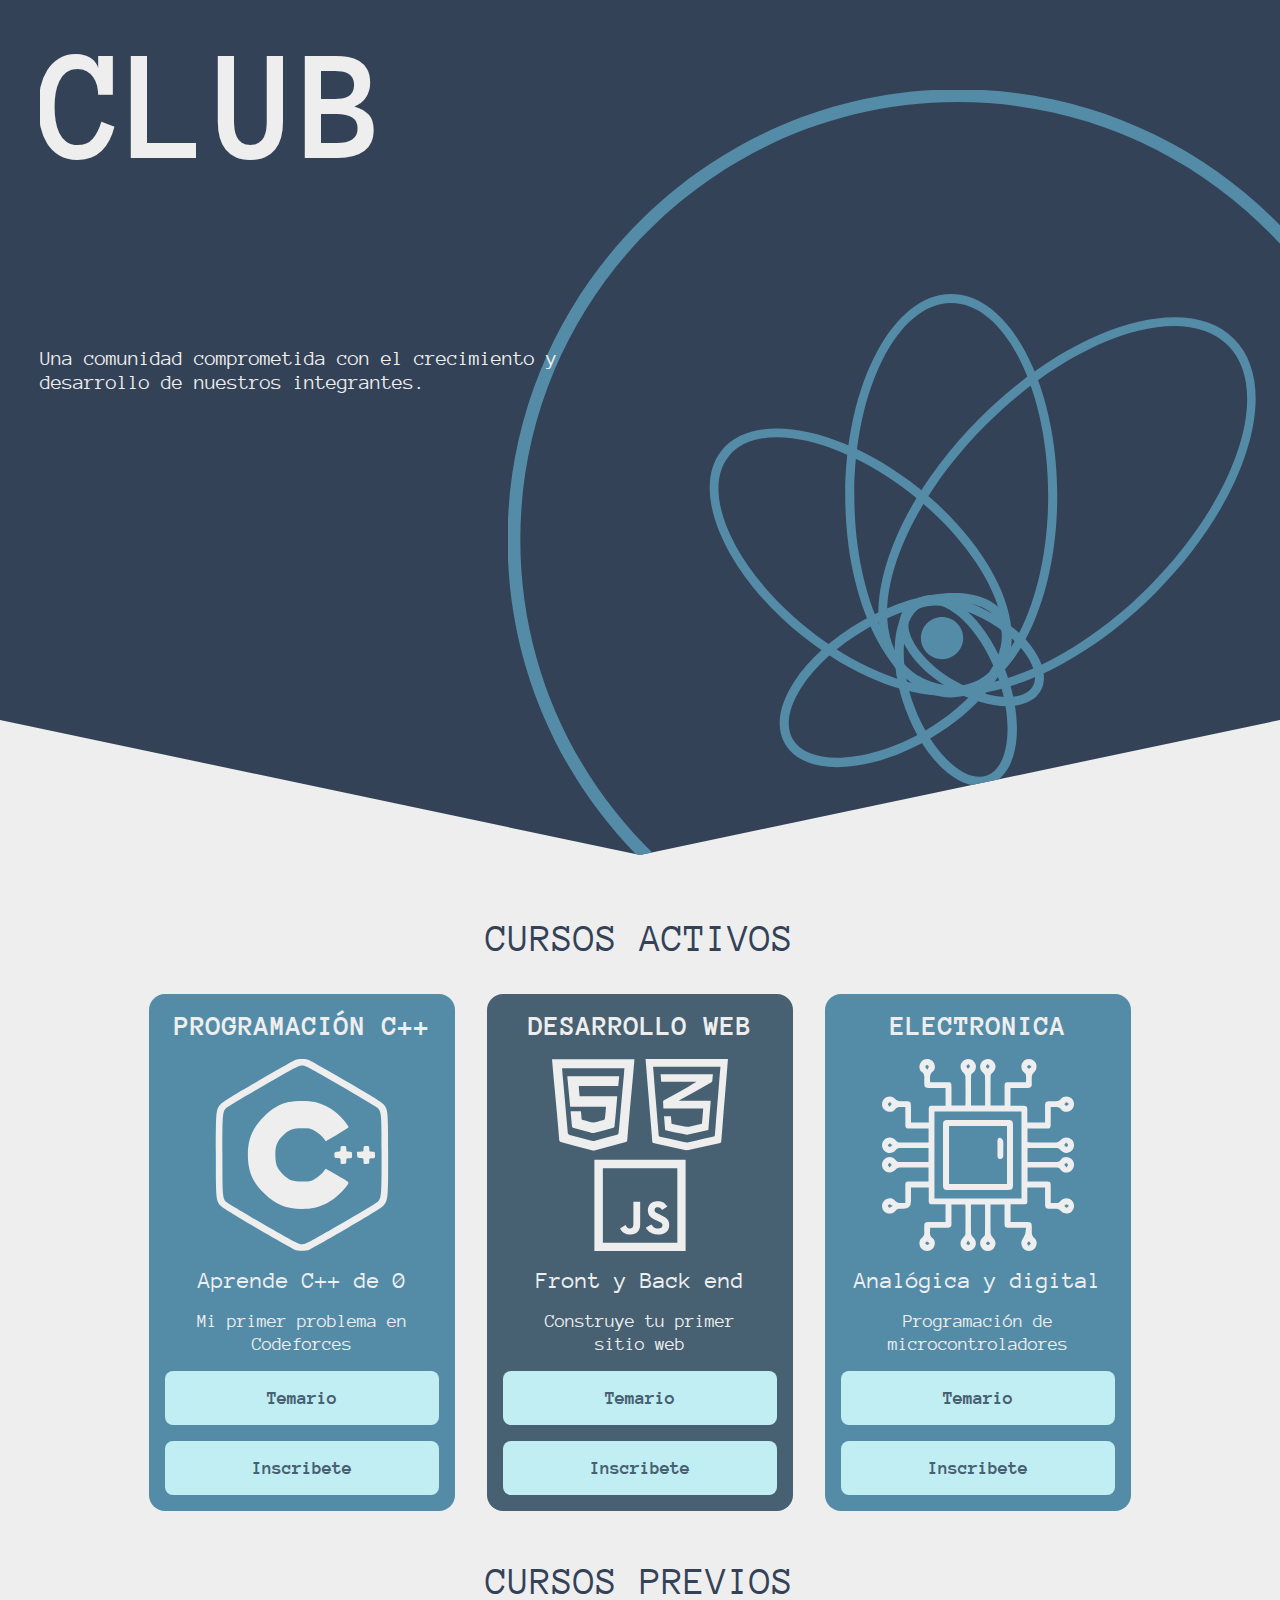
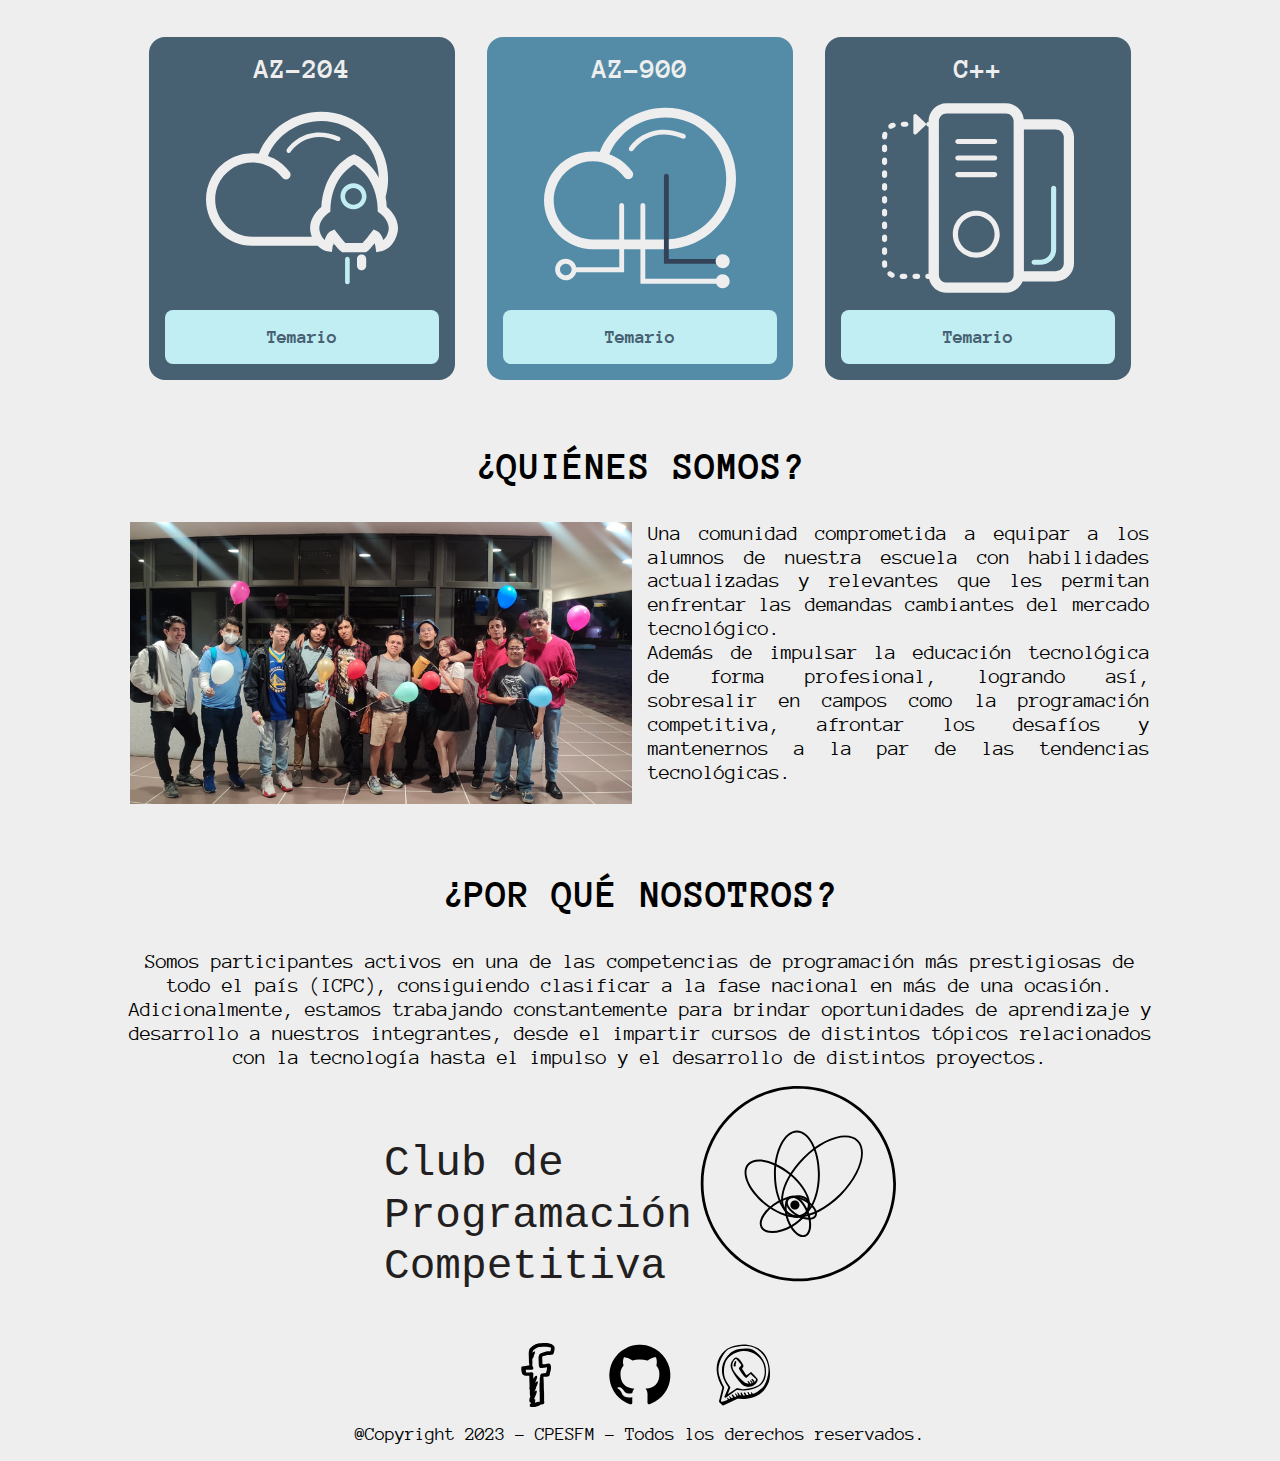
<file: index.html>
<!DOCTYPE html>
<html lang="en">
<head>
    
    <meta charset="UTF-8">
    <meta http-equiv="X-UA-Compatible" content="IE=edge">
    <meta name="viewport" content="width=device-width, initial-scale=1.0">

    
    <title>ESFM CPC</title>
    <link rel="icon" type="image/x-icon" href="./static/logo-black.svg">
    
    <link rel="stylesheet" href="./css/estilos.css">
    <link rel="stylesheet" href="./css/normalize.css">

</head>
<body>

    <section class="heroContainer">
        <div class="heroTextContainer">
            <h1 class="title">Club</h1>
            <h2 class="subtitle first">Programación</h2>
            <h2 class="subtitle second">Competitiva</h2>
            <p class="text">
                Una comunidad comprometida con el crecimiento y desarrollo de nuestros integrantes.
            </p>
            <!-- <div class="SwrapCta">
                <a href="/" class="SctaA">Unete</a>
            </div> -->
            </div>
        </div>

        <figure class="logo">
            <img src="static/logo-hero.svg" alt="CPESFM">
        </figure>

    </section>

<!--    <section class="logosSection">
        <div class="wrapPhotos">
            <div class="itemPhotos">
                <img src="./static/JAGURA.jpg" alt="JAGURA" class="perfil">
            </div>
            <div class="itemPhotos">
                <img src="./static/Diego.jpg" alt="DIEGOGO" class="perfil">
            </div>
            <div class="itemPhotos">
                <img src="./static/logoPrueba.jpeg" alt="Luisin" class="perfil">
            </div>
        </div>
        <div class="wrapPhotos">
            <div class="itemPhotos">
                <img src="./static/Leo.jpg" alt="Leonardo" class="perfil">
            </div>    
            <div class="itemPhotos">
                    <img src="./static/Nacho.png" alt="Nacho libre" class="perfil">
                </div>
        </div>
    </section> -->

    <section class="activeCourses">

        <h2 class="title">Cursos activos</h2>

        <article class="courseCard">
            <h3 class="title">Programación C++</h3>
            <figure class="icon">
                <img src="static/cursoC.svg" alt="C++">
            </figure>
            <h4 class="subtitle">Aprende C++ de 0</h4>
            <p class="description">Mi primer problema en Codeforces</p>
            <a href="https://www.overleaf.com/read/qdhtmvchrhgf" class="button summary">Temario</a>
            <a href="https://forms.gle/aCRbhAWnVjjUM21F6" class="button enroll">Inscribete</a>
        </article>

        <article class="courseCard">
            <h3 class="title">Desarrollo Web</h3>
            <figure class="icon">
                <img src="/static/webCourse.svg" alt="C++">
            </figure>
            <h4 class="subtitle">Front y Back end</h4>
            <p class="description">Construye tu primer sitio web</p>
            <a href="https://www.overleaf.com/read/vpqmbntzpvmg" class="button summary">Temario</a>
            <a href="https://forms.gle/zrDE3feqpKWJEKLq7" class="button enroll">Inscribete</a>
        </article>

        <article class="courseCard">
            <h3 class="title">Electronica</h3>
            <figure class="icon">
                <img src="static/electronics.svg" alt="C++">
            </figure>
            <h4 class="subtitle">Analógica y digital</h4>
            <p class="description">Programación de microcontroladores</p>
            <a href="https://www.overleaf.com/read/vftyrqbptrbz" class="button summary">Temario</a>
            <a href="https://forms.gle/ghijuX84YR9DAgx68" class="button enroll">Inscribete</a>
        </article>
    </section>
    
    <section class="pastCourses">

        <h2 class="title">Cursos Previos</h2>

        <article class="courseCard">
            <h3 class="title">AZ-204</h3>
            <figure class="icon">
                <img src="static/az204.svg" alt="C++">
            </figure>
            <a href="https://www.overleaf.com/read/fsrhfmtqtqhw" class="button summary">Temario</a>
        </article>

        <article class="courseCard">
            <h3 class="title">AZ-900</h3>
            <figure class="icon">
                <img src="/static/az900.svg" alt="C++">
            </figure>
            <a href="https://www.overleaf.com/read/ppqznrkwmxfc" class="button summary">Temario</a>
        </article>

        <article class="courseCard">
            <h3 class="title">C++</h3>
            <figure class="icon">
                <img src="static/cursoC2.svg" alt="C++">
            </figure>
            <a href="https://www.overleaf.com/read/djhwbgtbjpmk" class="button summary">Temario</a>
        </article>
    </section>

    <section class="aboutUs">
        <h2 class="title">¿Quiénes somos?</h2>
        <figure class="aboutUsImg">
            <img src="./static/who.jpg" alt="ICPC">
        </figure>
        <div class="textContainer">
            <p class="text">Una comunidad comprometida a equipar a los alumnos de nuestra escuela con habilidades actualizadas y relevantes que les permitan enfrentar las demandas cambiantes del mercado tecnológico.</p>
            <p class="text">Además de impulsar la educación tecnológica de forma profesional, logrando así, sobresalir en campos como la programación competitiva, afrontar los desafíos y mantenernos a la par de las tendencias tecnológicas.</p>
        </div>
    </section>
    <section class="aboutUs">
        <h2 class="title">¿Por qué nosotros?</h2>
        <figure class="aboutUsImg">
            <img src="./static/club2.svg" alt="ICPC">
        </figure>
        <div class="textContainer">
            <p class="text">Somos participantes activos en una de las competencias de programación más prestigiosas de todo el país (ICPC), consiguiendo clasificar a la fase nacional en más de una ocasión.</p>
            <p class="text">Adicionalmente, estamos trabajando constantemente para brindar oportunidades de aprendizaje y desarrollo a nuestros integrantes, desde el impartir cursos de distintos tópicos relacionados con la tecnología hasta el impulso y el desarrollo de distintos proyectos.</p>
        </div>
    </section>

    <footer class="footer">
            <div class="social">
                <a href="https://www.facebook.com/algoritmiaesfm">
                    <img src="./static/fb.svg" alt="Facebook">
                </a>
                <a href="https://github.com/cpesfm">
                    <img src="./static/git.svg" alt="GitHub">
                </a>
                <a href="https://chat.whatsapp.com/L5Bcvr9Vy0R6NApuN1UPY2">
                    <img src="./static/whats.svg" alt="WhatsApp">
                </a>
            </div>

            <p class="copyright">@Copyright 2023 - CPESFM - Todos los derechos reservados. </p>

    </footer>



</body>
</html>
</file>
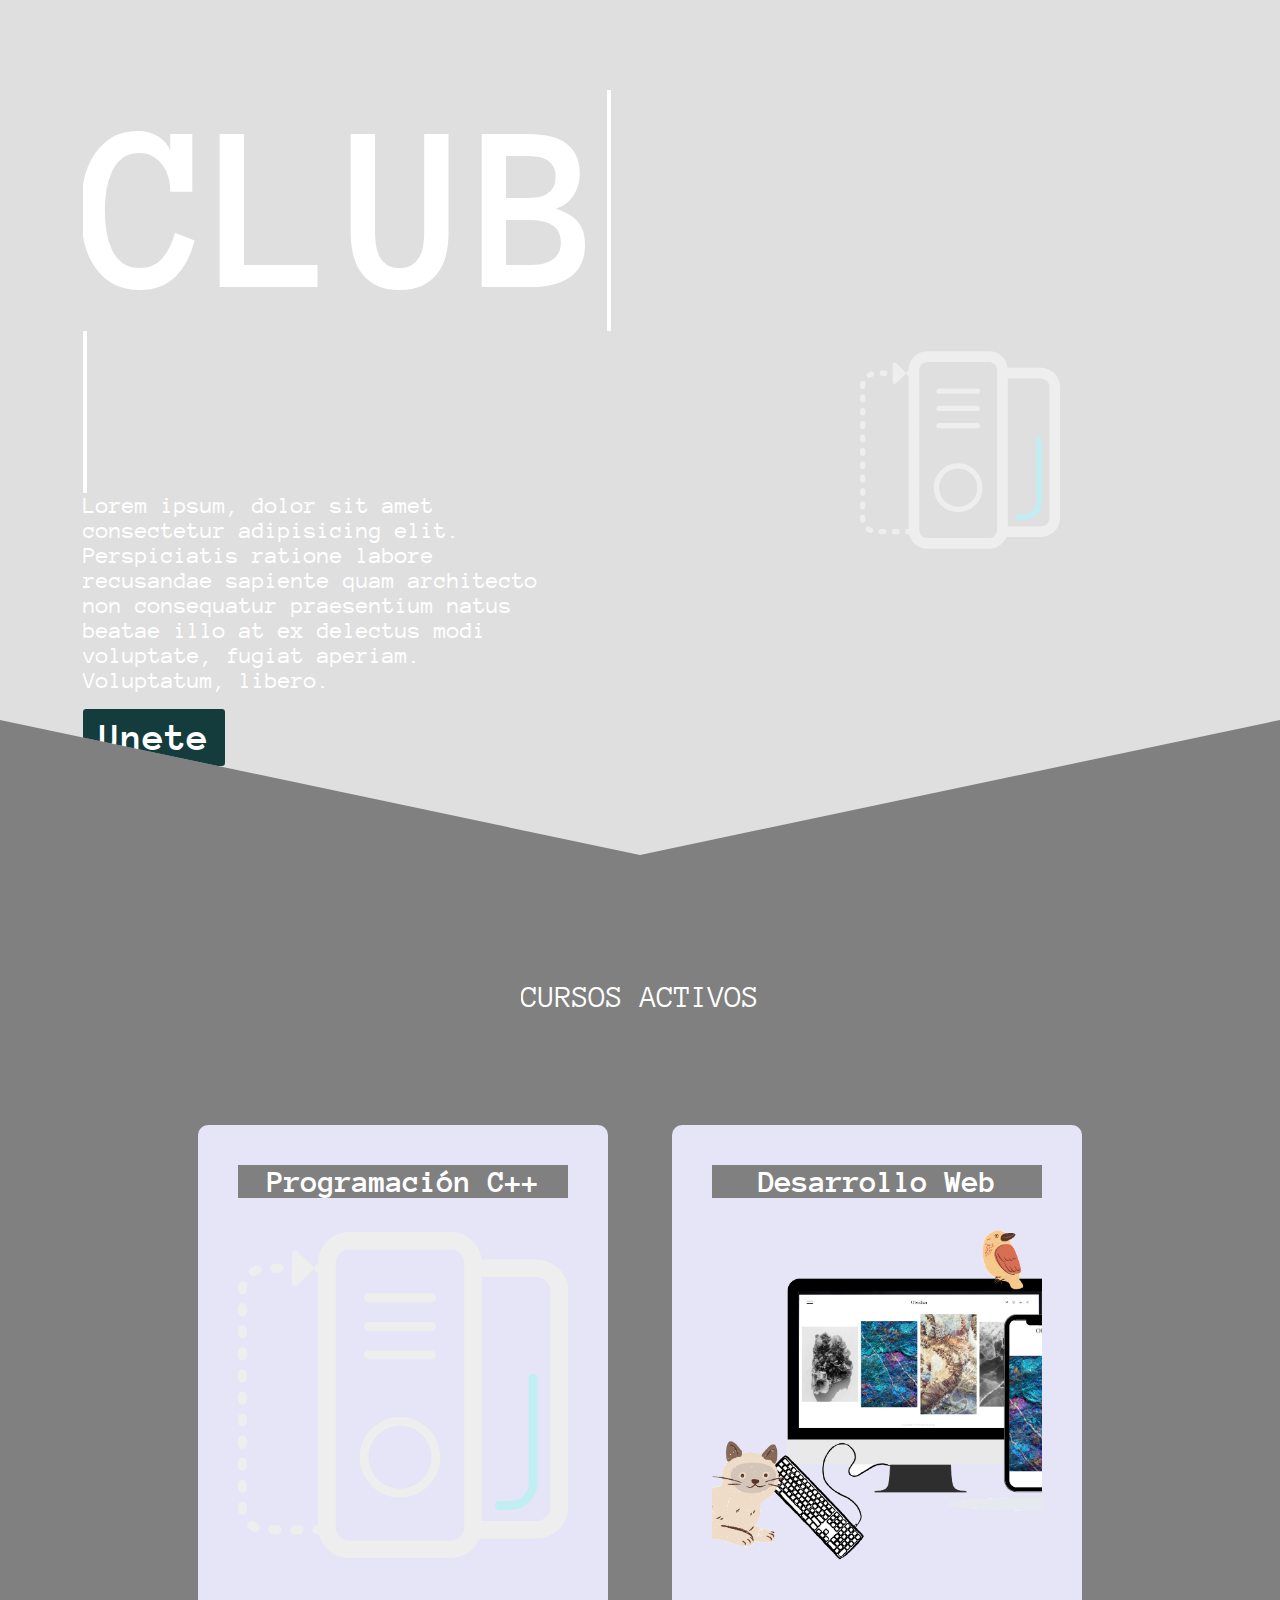
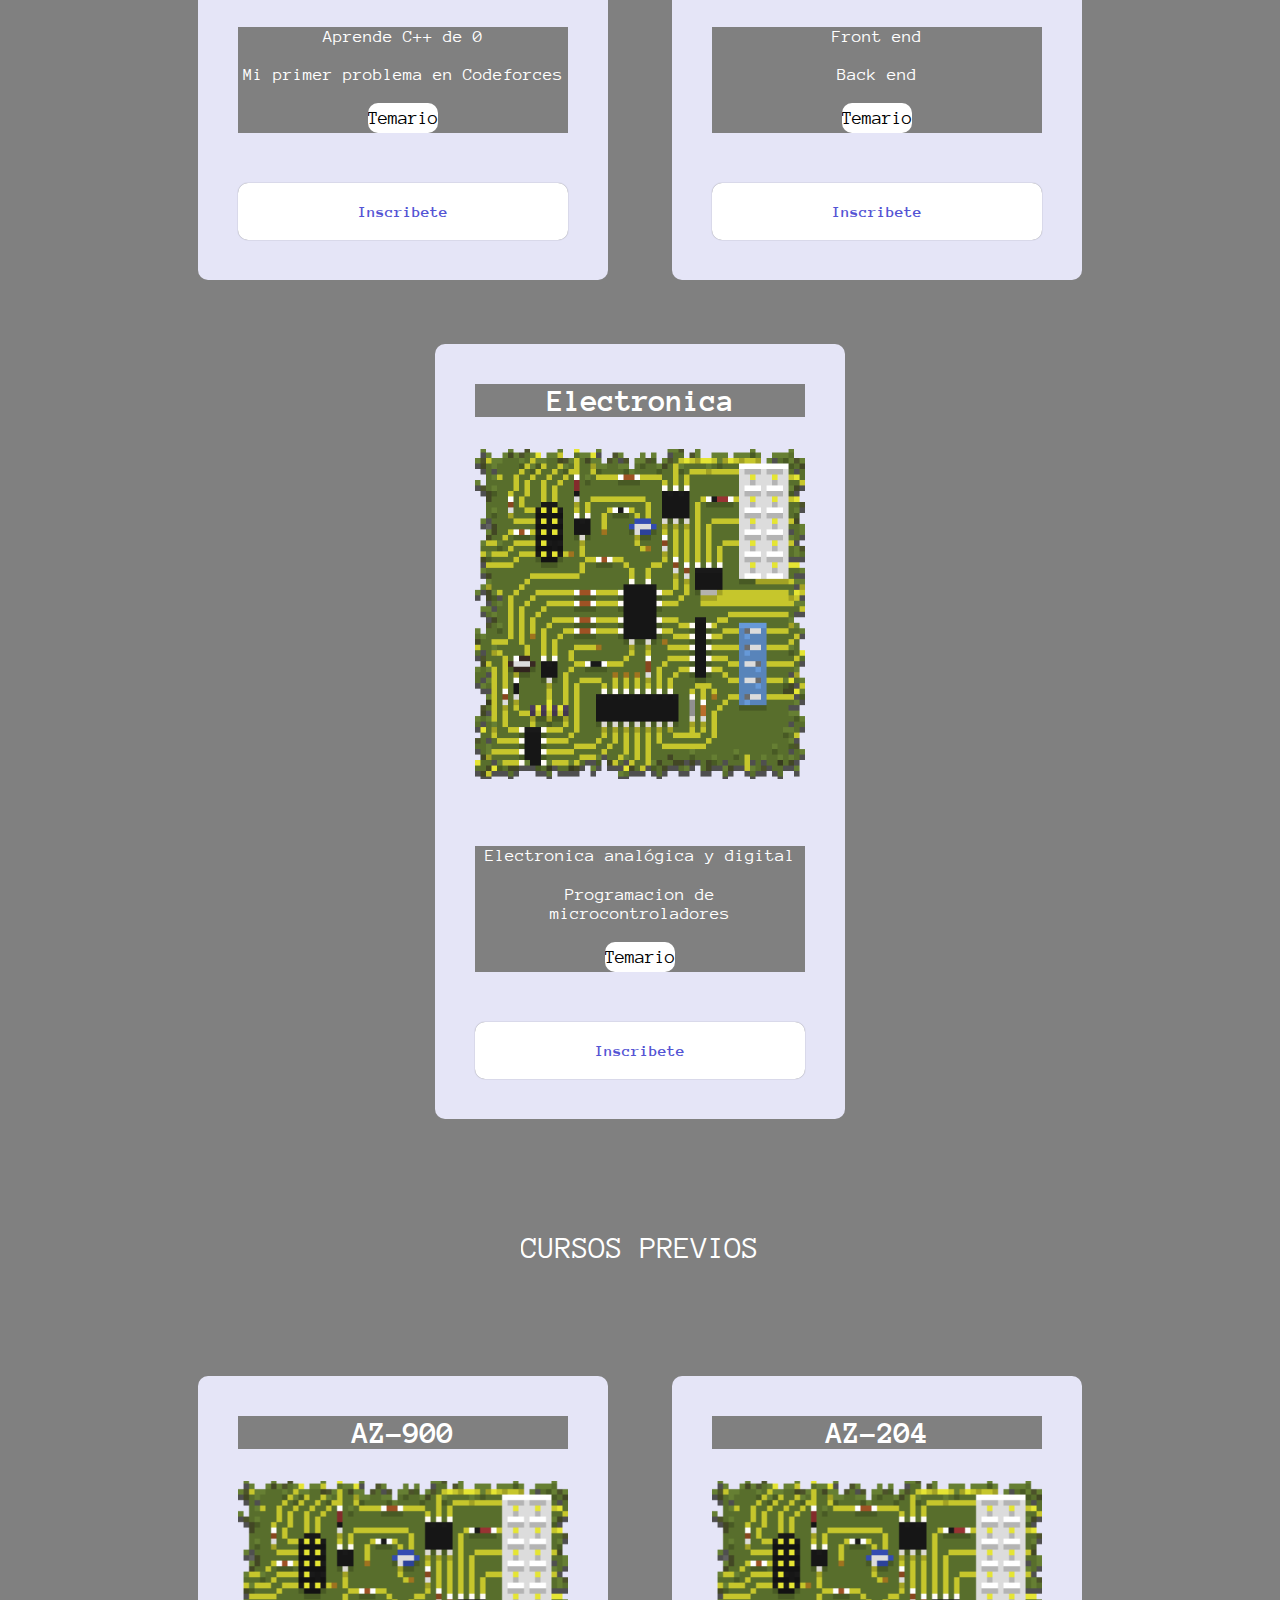
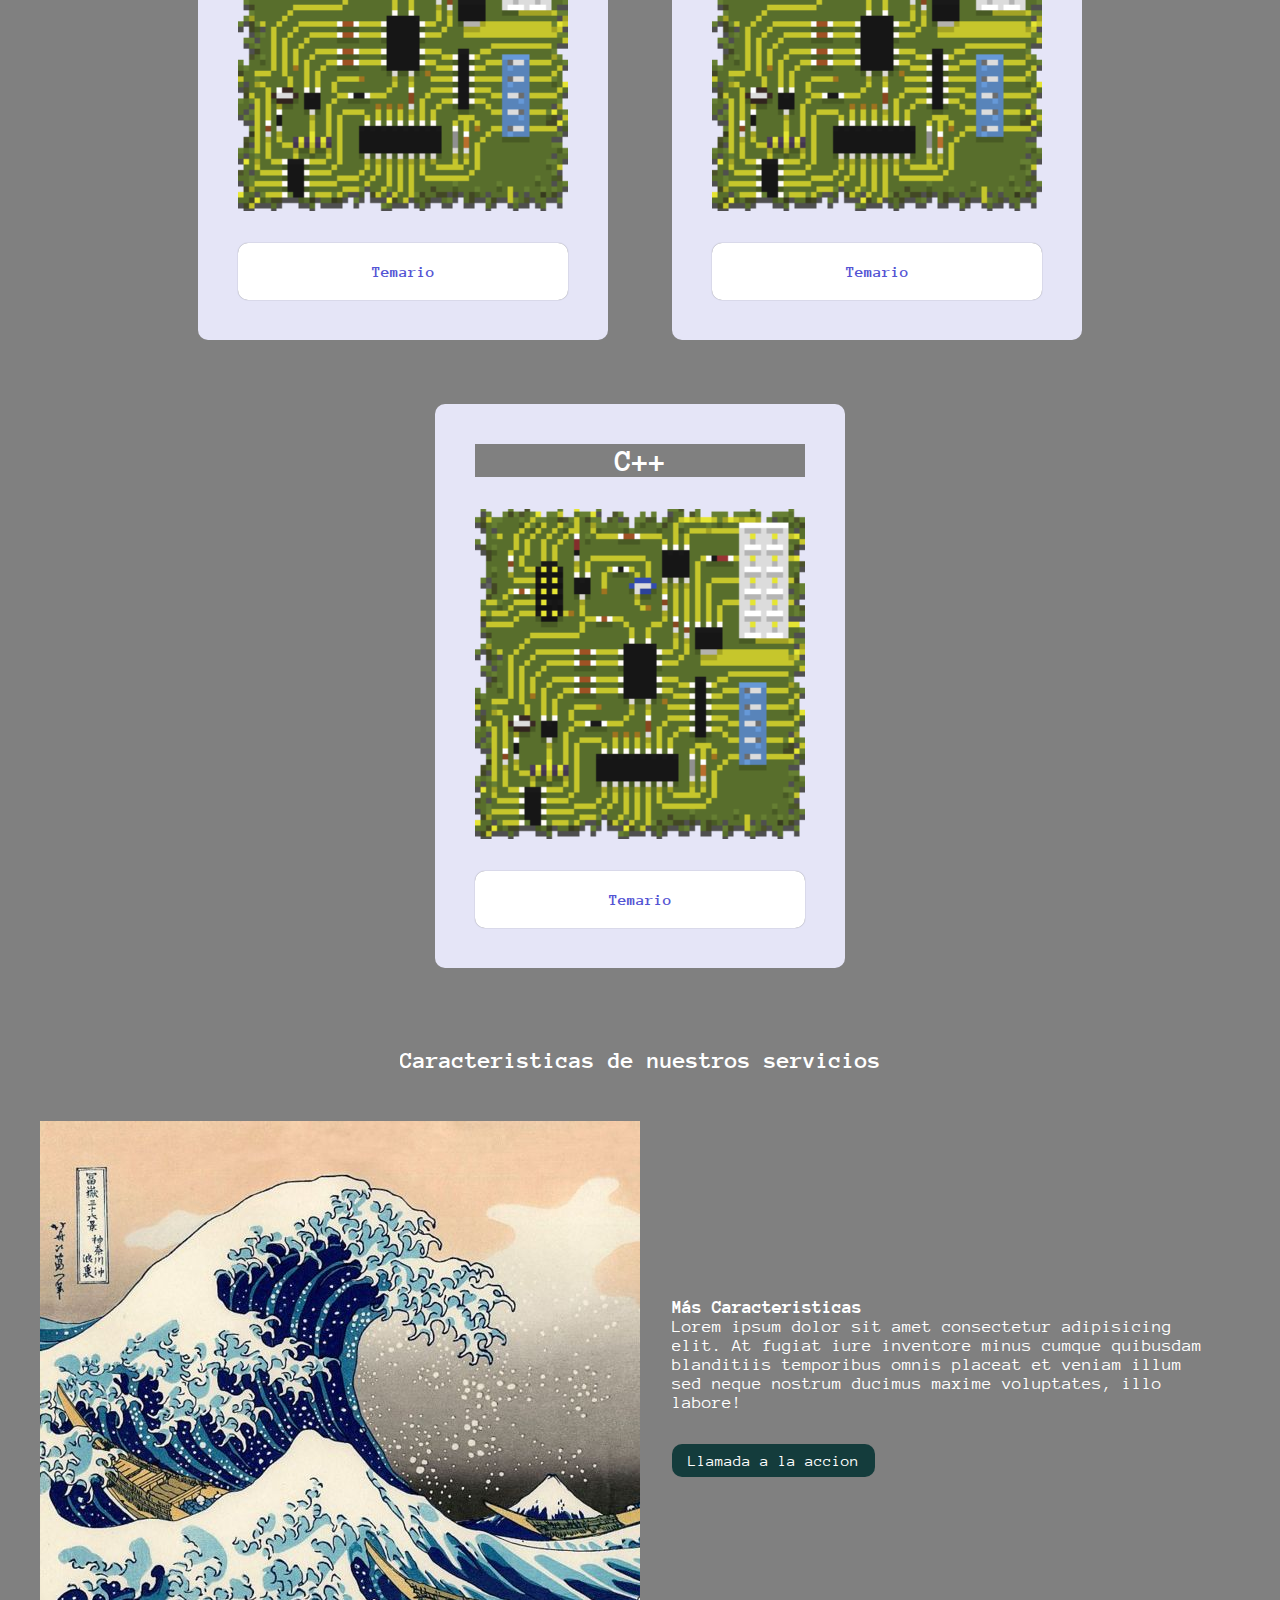
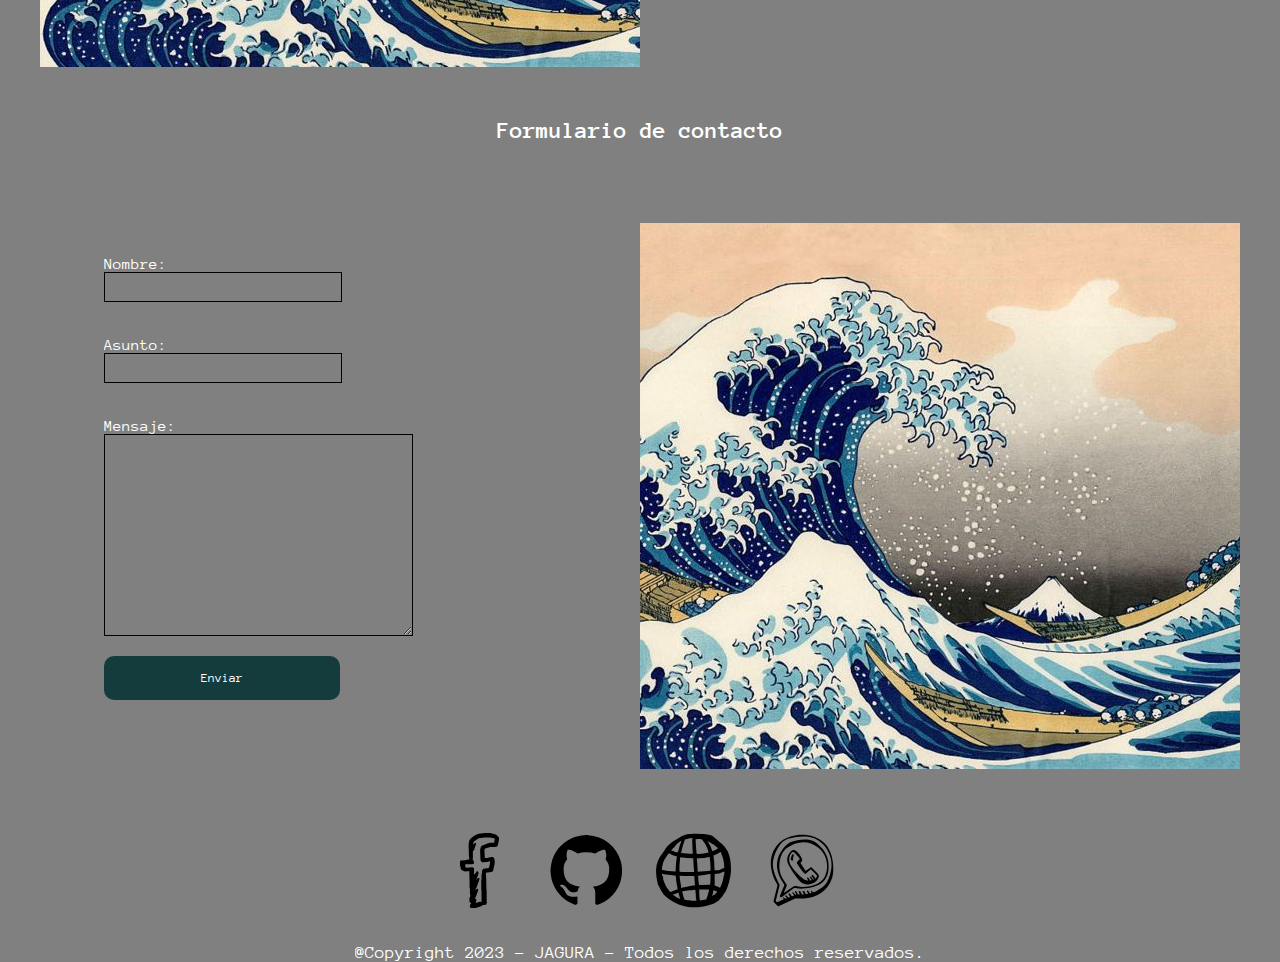
<file: Sindex.html>
<!DOCTYPE html>
<html lang="en">
<head>
    
    <meta charset="UTF-8">
    <meta http-equiv="X-UA-Compatible" content="IE=edge">
    <meta name="viewport" content="width=device-width, initial-scale=1.0">

    
    <title>ESFM CPC</title>
    
    <link rel="stylesheet" href="./css/stilos.css">

</head>
<body>

    <section class="heroColumn">

        <div class="SwrapHero">
            <h1 class="Stittle">CLUB</h1>
            <h2 class="Ssubtittle first">PROGRAMACIÓN</h2>
            <h2 class="Ssubtittle second">COMPETITIVA</h2>
            <div class="SwrapP">
                <p class="Sparagraph">
                    Lorem ipsum, dolor sit amet consectetur adipisicing elit. Perspiciatis ratione labore recusandae sapiente quam architecto non consequatur praesentium natus beatae illo at ex delectus modi voluptate, fugiat aperiam. Voluptatum, libero.
                </p>
                <div class="SwrapCta">
                    <a href="/" class="SctaA">Unete</a>
                </div>
            </div>
        </div>

        <div class="SheroSection"></div>

    </section>

<!--    <section class="logosSection">
        <div class="wrapPhotos">
            <div class="itemPhotos">
                <img src="./static/JAGURA.jpg" alt="JAGURA" class="perfil">
            </div>
            <div class="itemPhotos">
                <img src="./static/Diego.jpg" alt="DIEGOGO" class="perfil">
            </div>
            <div class="itemPhotos">
                <img src="./static/logoPrueba.jpeg" alt="Luisin" class="perfil">
            </div>
        </div>
        <div class="wrapPhotos">
            <div class="itemPhotos">
                <img src="./static/Leo.jpg" alt="Leonardo" class="perfil">
            </div>    
            <div class="itemPhotos">
                    <img src="./static/Nacho.png" alt="Nacho libre" class="perfil">
                </div>
        </div>
    </section> -->

    <section class="section serviciosSection">

        <div class="wrapTittle">
            <h2 class="subtittle">CURSOS ACTIVOS</h2>
        </div>

        <div class="wrapServicios">

            <div class="itemServicios">
                <div class="price__element">

                    <h1 class="price__features">Programación C++</h1>

                    <div class="itemCursos">
                        <img src="./static/c++2.svg" alt="Leonardo" class="cursos">
                    </div>

                    <div class="price__items">
                        <p class="price__features">Aprende C++ de 0</p>
                        <p class="price__features">Mi primer problema en Codeforces</p>
                        <a href="#" class="btn">Temario</a>
                    </div>
                    <a href="#" class="price__cta">Inscribete</a>
                
                </div>
            </div>
            
            <div class="itemServicios">
                <div class="price__element">

                    <h1 class="price__features">Desarrollo Web</h1>

                    <div class="itemCursos">
                        <img src="./static/web.png" alt="Leonardo" class="cursos">
                    </div>

                    <div class="price__items">
                        <p class="price__features">Front end</p>
                        <p class="price__features">Back end</p>
                        <a href="#" class="btn">Temario</a>
                    </div>
                    <a href="#" class="price__cta">Inscribete</a>
                
                </div>
            </div>
            
            <div class="itemServicios">
                <div class="price__element">

                    <h1 class="price__features" >Electronica</h1>
                    
                    <div class="itemCursos">
                        <img src="./static/circuito_full.png" alt="Leonardo" class="cursos">
                    </div>

                    <div class="price__items">
                        <p class="price__features">Electronica analógica y digital</p>
                        <p class="price__features">Programacion de microcontroladores</p>
                        <a href="#" class="btn">Temario</a> 
                    </div>
                    <a href="#" class="price__cta">Inscribete</a>
                
                </div>
            </div>
        
        </div>

    </section>

    <section class="section serviciosSection">

        <div class="wrapTittle">
            <h2 class="subtittle">CURSOS PREVIOS</h2>
        </div>

        <div class="wrapServicios">

            <div class="itemServicios">
                <div class="price__element">

                    <h1 class="price__features">AZ-900</h1>

                    <div class="itemCursos">
                        <img src="./static/circuito_mini.png" alt="Leonardo" class="cursos">
                    </div>
                    <a href="#" class="price__cta">Temario</a>
                </div>
            </div>
            
            <div class="itemServicios">
                <div class="price__element">

                    <h1 class="price__features">AZ-204</h1>
                    
                    <div class="itemCursos">
                        <img src="./static/circuito_mini.png" alt="Leonardo" class="cursos">
                    </div>
                    <a href="#" class="price__cta">Temario</a>
                </div>
            </div>
            
            <div class="itemServicios">
                <div class="price__element">

                    <h1 class="price__features">C++</h1>

                    <div class="itemCursos">
                        <img src="./static/circuito_mini.png" alt="Leonardo" class="cursos">
                    </div>
                    <a href="#" class="price__cta">Temario</a>
                </div>
            </div>
        
        </div>

    </section>

    <div class="wrapTittle">
        <h2 class="subtitittle">Caracteristicas de nuestros servicios</h2>
    </div>

    <section class="columnasSection">

        <div class="wrapColumna">
            <div class="wrapIMg">
                <img src="./static/olaKanagawa.jpg" alt="Imagen">    
            </div>
        </div>

        <div class="wrapImg">
            
            <div class="wrapText">
                
                <h3 class="Tituloh3">
                    Más Caracteristicas
                </h3>
                <p>Lorem ipsum dolor sit amet consectetur adipisicing elit. At fugiat iure inventore minus cumque quibusdam blanditiis temporibus omnis placeat et veniam illum sed neque nostrum ducimus maxime voluptates, illo labore!</p>
                
                <div class="wrapCta">
                    <a href="/" class="ctaA">Llamada a la accion</a>
                </div>
            
            </div>

            

        </div>

    </section>

    <div class="wrapTittle">
        <h2>Formulario de contacto</h2>
    </div>

    <section class="columnasSection form">

        <div class="wrapColumn">
            <div class="itemServicios">
                <div class="itemServicios">
                        <form action="procesar_formulario.php" method="post" class="form">
                        <label for="nombre">Nombre:</label>
                        <input type="text" name="nombre" id="nombre" required="">
                        <br><br>

                        <label for="asunto">Asunto:</label>
                        <input type="text" name="asunto" id="asunto" required="">
                        <br><br>

                        <label for="mensaje">Mensaje:</label>
                        <br>
                        <textarea name="mensaje" id="mensaje" cols="40" rows="4" required=""></textarea>
                        <br><br>

                        <input type="submit" value="Enviar" class="ctaA">
                        </form>
                </div>
            </div>
        </div>

        <div class="wrapImg">
            <img src="./static/olaKanagawa.jpg" alt="">
        </div>

    </section>

    <footer class="footerSection">
        <div class="wrapFooter">
            <div class="wrapSocial">
                <ul>

                    <li>
                        <a href="https://www.facebook.com/algoritmiaesfm">
                            <img src="./static/fb.svg" alt="" class="socialLogo">
                        </a>
                    </li>
                    <title>Proyectos</title>
                    <li>
                        <a href="https://github.com/cpesfm">
                            <img src="./static/git.svg" alt="" class="socialLogo">
                        </a>
                    </li>

                    <li>
                        <a href="">
                            <img src="./static/web.svg" alt="" class="socialLogo">
                        </a>
                    </li>

                    <li>
                        <a href="">
                            <img src="./static/whats.svg" alt="" class="socialLogo">
                        </a>
                    </li>

                </ul>

            </div>
        </div>

        <div class="menuFooter">
            <div class="footerCreds">
                <p>@Copyright 2023 - JAGURA - Todos los derechos reservados. </p>
            </div>
        </div>

    </footer>



</body>
</html>
</file>
<file: css/estilos.css>
/*
PALETA DE COLORES
#334257
#476072
#548CA8
#EEEEEE
*/

@import url('https://fonts.googleapis.com/css2?family=Anonymous+Pro:wght@400;700&family=Inter:wght@400;500;600&family=Poppins:ital,wght@0,300;0,600;0,700;1,400&display=swap');

:root {
    --borderR: 0.2rem;
}

html::-webkit-scrollbar {
    width: 15px;
}

html::-webkit-scrollbar-thumb {
    background: rgb(204, 204, 204);
}

html::-webkit-scrollbar-track {
    border-radius: 3px;
}

html {
    background-color: #EEEEEE;
}


/*  Hero  */

.heroContainer {
    padding: 1rem;
    padding-bottom: 15%;
    box-sizing: border-box;
    overflow: hidden;
    display: grid;
    grid-template-columns: 1fr;
    grid-template-rows: 1fr 1fr;
    height: fit-content;
    margin: 0 auto;
    clip-path: polygon(0 0, 100% 0, 100% 80%, 50% 95%, 0 80%);
    background-color: #334257;
    justify-items: center;
    width: 100vw;
    position: relative;
    height: 100vh;
}

.heroTextContainer {
    background: transparent;
    position: relative;
    width: 100%;
    color: #EEEEEE;
    height: fit-content;
    padding: 0rem 1.5rem;
}

.heroTextContainer .title {
    display: block;
    overflow: hidden;
    font-size: 6rem;
    text-transform: uppercase;
    background-color: transparent;
    border-right:4px solid transparent;
    white-space: nowrap;
    width: calc(4ch + 2px);
    animation: typing 1s steps(4), blink .5s 2 forwards step-end;
}

.heroTextContainer .subtitle {
    text-transform: uppercase;
    font-size: 2rem;
    width: 0ch;
    background-color: transparent;
    border-right:4px solid transparent;
    overflow: hidden;
}

.heroTextContainer .subtitle.first {
    animation: typing-first 1s 1s steps(12) forwards, blink .5s 1s 2 forwards step-end;
}

.heroTextContainer .subtitle.second {
    animation: typing-second 1s 2s steps(11) forwards, blink .5s 2s infinite step-end alternate;
}

.heroTextContainer .text {
    background: transparent;
    position: relative;
    width: 100%;
    color: #EEEEEE;
    height: fit-content;
}

.heroContainer .logo {
    width: auto;
    height: 100%;
    margin-top: .5rem;
    position: absolute;
    z-index: -1;
    bottom: -10%;
    right: -10%;
}

.heroContainer .logo img {
    height: 100%;
    width: 100%;
}


/*  COURSES  */

.pastCourses, .activeCourses {
    padding: 1rem 10% 2rem 10%;
    display: flex;
    flex-wrap: wrap;
    justify-content: center;
    align-items: center;
    width: 100vw;
    overflow: hidden;
    box-sizing: border-box;
    gap: 2rem;
}

.pastCourses > .title, .activeCourses > .title {
    font-family: 'Anonymous Pro',Tahoma, Geneva, Verdana, sans-serif;
    font-weight: 500;
    color: #334257;
    font-size: 1.5rem;
    text-transform: uppercase;
    width: 100%;
    text-align: center;
}

.courseCard {
    display: flex;
    flex-direction: column;
    justify-content: center;
    align-items: center;
    background-color: #548CA8;
    padding: 1rem;
    box-sizing: border-box;
    width: 100%;
    border-radius: 1rem;
    color: #EEEEEE;
    gap: 1rem;
}

.activeCourses .courseCard:nth-of-type(2n) {
    background-color: #476072;
}

.pastCourses .courseCard:nth-of-type(2n-1) {
    background-color: #476072;
}

.courseCard .title {
    text-align: center;
    font-size: 1.3rem;
    text-transform: uppercase;

}

.courseCard .icon {
    width: 70%;
    display: flex;
}

.courseCard .icon img {
    width: 100%;
    height: 100%;
}

.courseCard .subtitle {
    text-align: center;
    font-weight: 300;
    font-size: 1.2rem;
}

.courseCard .description {
    text-align: center;
    font-size: 1rem;
    width: 80%;
}

.courseCard .button {
    color: #476072;
    background-color: #C0EEF2;
    padding: 1rem;
    border-radius: .5rem;
    width: 100%;
    box-sizing: border-box;
    text-align: center;
    font-weight: 700;
}

.courseCard .button:hover {
    color: #334257;
}

/*  ABOUT US  */

.aboutUs {
    width: 100vw;
    overflow: hidden;
    display: flex;
    flex-direction: column;
    justify-content: center;
    align-items: center;
    padding: 1rem;
    box-sizing: border-box;
    gap: 1rem;
    position: relative;
}

.aboutUs > .title {
    font-size: 1.5rem;
    text-transform: uppercase;
}

.aboutUs .aboutUsImg {
    width: 100%;
    order: 3;
    position: relative;
}

.aboutUs .aboutUsImg img {
    width: 100%;
    height: auto;
}

.aboutUs .textContainer {
    display: flex;
    flex-direction: column;
    justify-content: center;
    align-items: center;
}

.aboutUs .textContainer .text {
    text-align: center;
}

/*  FOOTER  */
.footer {
    width: 100vw;
    box-sizing: border-box;
    padding: 0 10% 1rem;
    display: flex;
    flex-direction: column;
    justify-content: center;
    align-items: center;
    gap: 1rem;
}

.footer .social {
    display: grid;
    width: 70%;
    grid-template-columns: repeat(3, 1fr);
    justify-items: center;
    align-items: center;
}

.footer .social a {
    height: 3rem;
}

.footer .social a img{
    height: inherit;
}

.footer .copyright {
    text-align: center;
}

@media screen and (min-width: 500px) {
    /*  HERO  */

    .heroContainer {
        grid-template-columns: 1fr 1fr;
        grid-template-rows: 1fr;
    }

    /*  ABOUT US  */

    .aboutUs {
        padding: 2rem;
    }
}

@media screen and (min-width: 600px) {
    /*  HERO  */

    .heroContainer {
        grid-template-columns: 1fr 1fr;
        grid-template-rows: 1fr;
    }

    .heroTextContainer .title {
        font-size: 7rem;
    }

    .heroTextContainer .subtitle {
        font-size: 2.5rem;
    }

    .heroTextContainer .text {
        font-size: 1.1rem;
    }

    /*  FOOTER  */

    .footer .social {
        width: 50%;
    }
}

@media screen and (min-width: 768px) {
    /*  HERO  */

    .heroTextContainer .title {
        font-size: 8rem;
    }

    .heroTextContainer .subtitle {
        font-size: 3rem;
    }

    .heroTextContainer .text {
        font-size: 1.3rem;
    }
    
    /*  COURSES  */
    
    .pastCourses > .title, .activeCourses > .title, .aboutUs > .title {
        font-size: 2rem;
    }

    .courseCard {
        width: calc(50% - 1rem);
    }

    .courseCard .title {
        font-size: 1.5rem;
        height: fil-available;
    }

    /*  ABOUT US  */

    .aboutUs {
        padding-left: 10%;
        padding-right: 10%;
    }
}

@media screen and (min-width: 1024px) {
    /*  HERO  */

    .heroTextContainer .title {
        font-size: 8rem;
    }
    
    .heroTextContainer .subtitle {
        font-size: 4rem;
    }
    
    .heroTextContainer .text {
        font-size: 1.3rem;
    }

    /*  COURSES  */

    .activeCourses, .pastCourses {
        padding-left: 15%;
        padding-right: 15%;
    }

    /*  ABOUT US  */
    
    .aboutUs{
        padding-left: 5%;
        padding-right: 5%;
    }
    
    .aboutUs:nth-of-type(4) {
        flex-direction: row;
        flex-wrap: wrap;
        align-items: flex-start;
    }
    
    .aboutUs > .title {
        width: 100%;
        text-align: center;
        margin-bottom: 1rem;
    }
    
    .aboutUs:nth-of-type(4) .aboutUsImg {
        width: 49%;
    }
    
    .aboutUs:nth-of-type(2n) .aboutUsImg {
        order: initial;
    }

    .aboutUs .aboutUsImg {
        width: 100%;
        height: auto;
    }

    .aboutUs:nth-of-type(5) .aboutUsImg {
        width: 50%;
        align-self: center;
    }
    
    .aboutUs:nth-of-type(4) .textContainer {
        width: 49%;
    }
    
    .aboutUs .textContainer .text {
        font-size: 1.2rem;
    }

    .aboutUs:nth-of-type(4) .textContainer .text {
        text-align: justify;
    }
    

    /*  FOOTER  */

    .footer .social {
        width: 30%;
    }

    .footer .social a {
        height: 4rem;
    }

    .footer .copyright {
        font-size: 1.2rem;
    }
}

@media screen and (min-width: 1200px) {
    /*  HERO  */
    
    .heroTextContainer .title {
        font-size: 10rem;
    }
    
    .heroTextContainer .subtitle {
        font-size: 4rem;
    }
    
    .heroTextContainer .text {
        font-size: 1.3rem;
    }
    
    /*  COURSES  */
    
    .activeCourses, .pastCourses, .aboutUs {
        padding-left: 10%;
        padding-right: 10%;
    }
    
    .courseCard {
        width: calc(33% - 2rem);
    }

    .pastCourses > .title, .activeCourses > .title, .aboutUs > .title {
        font-size: 2.5rem;
    }

    .courseCard .title {
        font-size: 1.8rem;
    }

    .courseCard .subtitle {
        font-size: 1.5rem;
    }

    .courseCard .description, .courseCard .button {
        font-size: 1.2rem;
    }

    /*  ABOUT US  */
    
    .aboutUs .textContainer .text {
        font-size: 1.3rem;
    }
    
}

@media screen and (min-width: 1440px) {

    /*  HERO  */
    
    .heroTextContainer .title {
        font-size: 11rem;
    }
    
    .heroTextContainer .subtitle {
        font-size: 4.5rem;
    }
    
    .heroTextContainer .text {
        font-size: 1.5rem;
    }

    /*  COURSES  */
    
    .activeCourses, .pastCourses, .aboutUs {
        padding-left: 15%;
        padding-right: 15%;
    }

   /*  ABOUT US  */
    
    .aboutUs .textContainer .text {
        font-size: 1.5rem;
    }

    /*  FOOTER  */

    .footer .social a {
        height: 5rem;
    }

    .footer .copyright {
        font-size: 1.5rem;
    }
}

@media screen and (min-width: 1800px) {

    /*  HERO  */
    
    .heroTextContainer .title {
        font-size: 12rem;
    }
    
    .heroTextContainer .subtitle {
        font-size: 5rem;
    }
    
    .heroTextContainer .text {
        font-size: 1.8rem;
    }

    /*  COURSES  */

    .pastCourses > .title, .activeCourses > .title, .aboutUs > .title {
        font-size: 3rem;
    }

    .courseCard .title {
        font-size: 2rem;
    }

    .courseCard .subtitle {
        font-size: 1.8rem;
    }

    .courseCard .description, .courseCard .button {
        font-size: 1.5rem;
    }

    /*  ABOUT US  */
    
    .aboutUs .textContainer .text {
        font-size: 1.8rem;
    }

}

@media screen and (min-width: 2000px) {

    /*  HERO  */
    
    .heroTextContainer .title {
        font-size: 13rem;
    }
    
    .heroTextContainer .subtitle {
        font-size: 5.5rem;
    }
    
    .heroTextContainer .text {
        font-size: 2rem;
    }
}

@media screen and (min-width: 2300px) {

    /*  HERO  */
    
    .heroTextContainer .title {
        font-size: 14rem;
    }
    
    .heroTextContainer .subtitle {
        font-size: 6rem;
    }
    
    .heroTextContainer .text {
        font-size: 2.3rem;
    }

    /*  COURSES  */

    .pastCourses > .title, .activeCourses > .title, .aboutUs > .title {
        font-size: 3.5rem;
    }

    .courseCard .title {
        font-size: 2.3rem;
    }

    .courseCard .subtitle {
        font-size: 2rem;
    }

    .courseCard .description, .courseCard .button {
        font-size: 1.8rem;
    }

    /*  ABOUT US  */
    
    .aboutUs .textContainer .text {
        font-size: 2rem;
    }
}





.tittle
{
    font-family: 'Anonymous Pro',Tahoma, Geneva, Verdana, sans-serif;
    font-weight: 600;
    font-size: 3rem;
    background-color: transparent;
}

.subtittle
{
    font-family: 'Anonymous Pro',Tahoma, Geneva, Verdana, sans-serif;
    font-weight: 500;
    font-size: 2rem;
}  

.Tittleh3
{
    font-family: 'Anonymous Pro',Tahoma, Geneva, Verdana, sans-serif;
    font-weight: 500;
    font-size: 1.5rem;
}  

.paragraph
{
    font-family: 'Anonymous Pro',Tahoma, Geneva, Verdana, sans-serif;
    font-weight: 400;
    font-size: 1rem;
    background-color: transparent;
}

.container {
    width: 100%;
    margin: 0 auto;
    background-color: #f2f2f2;
}

/** ESTILOS GENERALES **/

.wrapCta
{
    padding: 1.5rem 0;
    background-color: transparent;
}

.ctaA
{
    color: #EEEEEE;
    font-weight: 1.2rem;
    background-color: #143C3C;
    padding: .5rem 1rem;
    border-radius: 10px;
}

/** HEADER **/

.headerLanding
{
    display: flex;
    justify-content: center;
    background-color: transparent;
    padding: 0.25rem;
    position: absolute;
    z-index: 3;
    width: 100vw;
    top: 0;
    padding: 2rem 0;
}

.logoHeader
{
    max-width: 100px;
    height: 100%;
    width: 100%;
    background: transparent;
}

/** HERO SECTION *

.heroSection
{
    height: 100vh;
    background: linear-gradient(rgba(0,0,0,0.7),rgba(0,0,0,0.7)), url(../static/computer.jpg);
    background-size: cover;
    background-repeat: no-repeat;
    clip-path: polygon(0 0, 100% 0, 100% 80%, 50% 95%, 0 80%);
    background-position: center;
    background-repeat: no-repeat;
    background-size: cover;
    background-color: #f2f2f2;
    background-blend-mode: multiply;
    display: flex;
    align-items: center;
}

.wrapHero
{
    background: transparent;
    position: relative;
    max-width: 632px;
    color: #EEEEEE;
    padding: 1%;
    height: fit-content;
    bottom: -10%;
}

/** PHOTOS SECTION **/

.itemPhotos
{
    padding: 2rem 11rem;
}

.section 
{
    margin: 0;

}

.section h2
{
    padding: 2rem 0;
}

.wrapLogo
{
    background-color: transparent;
    overflow: hidden;
}

.wrapPhotos
{
    display: flex;
    flex-flow: row wrap;
    justify-content: center;
}

.perfil
{
    display: block;
    width: 300px;
    box-shadow: inset 61px 0px 66px #EEEEEE;
    height: 300px;
    object-fit: cover;
    border: 3px solid #143C3C;
}

.itemCursos
{
    background-color: #e5e5f7;
    padding:2rem 0;
    height: 330px;
    width: 330px;
}

.cursos
{
    display: block;
    width: 100%;
    /* box-shadow: inset 61px 0px 66px #EEEEEE; */
    height: 100%;
    background-color: #e5e5f7;
    object-fit: cover;
    /* border: 3px solid #143C3C;*/
}

/** TITULOS **/

.wrapTittle
{
    display: flex;
    justify-content: center;
    margin: 3rem 1rem;
}


/** SERVICIOS **/ 

.wrapServicios
{
    display: flex;
    flex-flow: row wrap;
    justify-content: center;
}

.itemServicios
{
    padding: 2rem;
}

/** COLUMNAS **/

.columnasSection
{
    display: grid;
    grid-template-columns: 1fr 1fr;
    max-width: 1200px;
    margin: 0 auto;
}

.wrapImg
{
    padding: 2rem;
    display: flex;
    justify-content: center;
    align-items: center;
    flex-flow: column;
}

.tituloh3
{
    padding: 2rem 0;
}

.wrapText p
{
    padding-bottom: 1rem ;
}

/** FORMULARIO **/

section.columnasSection.form
{
    background-color: #f2f2f2;
}

.form input, .form text
{
    display: flex;
    width: 50%;
    line-height: 1.75rem;
    border: 1.5px solid black;
}

.form textarea
{
    min-height: 200px;
    border: 1.5px solid black;
}

input[type="submit"]
{
    border: 0;
    display: inline;
    cursor: pointer;
}

/** FOOTER **/

.footerSection
{
    max-width: 1200px;
    margin: 0 auto;
}

.wrapFooter
{
    padding: 1rem 0;
}

.wrapSocial ul, .wrapMenuFooter ul
{
    display: flex;
    justify-content: center;
}

.socialLogo
{
    max-width: 75px;
    width: 100%;
    padding: 1rem;
}

.wrapMenuFooter ul li
{
    font-size: 1rem;
    padding: 1.5rem;
}

.footerCreds
{
    display: flex;
    justify-content: center;
}

/** PRUEBAS **/

.price__element
{
    background-color: #e5e5f7;
    text-align: center;
    border-radius: 10px;
    width: 330px;
    padding: 40px;
    --color-plan: #696871;
    --color-price: #1D293F;
    --bg-cta: #EEEEEE;
    --color-cta: #5454D4;
    --color-items: #696871;
}


.price__name{
    color: var(--color-plan);
    margin-bottom: 15px;
    font-weight: 300;
}

.price__price{
    font-size: 2.5rem;
    color: var(--color-price);
}

.price__items{
    margin-top: 35px;
    display: grid;
    gap: 1em;
    font-weight: 300;
    font-size: 1.2rem;
    margin-bottom: 50px;
    color: var(--color-items);
}

.price__cta{
    display: block;
    padding: 20px 0;
    border-radius: 10px;
    text-decoration: none;
    background-color: var(--bg-cta);
    font-weight: 600;
    color: var(--color-cta);
    box-shadow: 0 0 1px rgba(0, 0, 0, .5);
}

.btn
{
    display: block;
    border-radius: 10px;
    text-decoration: none;
    width: max-content;
    color: black;
    padding: 5px 0;
    justify-self: center;
    background-color: white;
    font-weight: 500;
}


/* HERO COLUMN */ 

.heroColumn
{
    
    overflow: hidden; 
    display: grid;
    grid-template-columns: 1fr 1fr;
    height: 100vh;
    margin: 0 auto;
    clip-path: polygon(0 0, 100% 0, 100% 80%, 50% 95%, 0 80%);
    background-color: #dfdfdf;
    justify-items: center;
}

.SheroSection
{
    width: 100%;
    background-image: url(../static/c++2.svg);
    background-color: transparent;
    background-position: center;
    background-repeat: no-repeat;
}

.SwrapHero
{
    background: transparent;
    position: relative;
    width: 74%;
    color: #EEEEEE;
    height: fit-content;
    bottom: -10%;
    padding: 0 5rem;
}

.SwrapP
{
    background: transparent;
    position: relative;
    width: 100%;
    color: #EEEEEE;
    height: fit-content;
    bottom: -10%;
}

.Stittle
{
    display: block;
    font-size: 15rem;
    background-color: transparent;
    border-right:4px solid;
    white-space: nowrap;
    width: 4ch;
    animation: typing 1s steps(4), delBorder .5s forwards step-end;
    overflow: hidden;

}

.Ssubtittle
{
    font-size: 5rem;
    width: 0;
    background-color: transparent;
    border-right:4px solid;
}

.Ssubtittle.first {
    animation: typing-first 1s 1s steps(12) forwards, delBorder .5s forwards step-end;
}

.Ssubtittle.second {
    animation: typing-second 1s 2s steps(11) forwards, blink .5s infinite step-end alternate;
}

.Sparagraph
{
    font-size: 1.5rem;
    background-color: transparent;
}

.SwrapCta
{
    padding: 1.5rem 0;
    background-color: transparent;
    border-radius: 5px;
}

.SctaA
{
    color: #EEEEEE;
    font-size: 2.5rem;
    font-weight: 600;
    background-color: #143C3C;
    padding: .5rem 1rem;
    border-radius: var(--borderR);
}

/*  ANIMATIONS  */

@keyframes typing
{
    from{width: 0}
}

@keyframes typing-first
{
    to{width: calc(12ch + 2px);}
}

@keyframes typing-second
{
    to{width: calc(11ch + 2px);}
}

@keyframes blink
{
    50% {border-color: #EEEEEE;}
}

@keyframes delBorder 
{
    100% {border-color: transparent;}
}
</file>
<file: css/stilos.css>
@import url('https://fonts.googleapis.com/css2?family=Anonymous+Pro:wght@400;700&family=Inter:wght@400;500;600&family=Poppins:ital,wght@0,300;0,600;0,700;1,400&display=swap');

:root {
    --borderR: 0.2rem;
}

html::-webkit-scrollbar {
    width: 15px;
}

html::-webkit-scrollbar-thumb {
    background: rgb(204, 204, 204);
}

html::-webkit-scrollbar-track {
    border-radius: 3px;
}

.tittle
{
    font-family: 'Anonymous Pro',Tahoma, Geneva, Verdana, sans-serif;
    font-weight: 600;
    font-size: 3rem;
    background-color: transparent;
}

.subtittle
{
    font-family: 'Anonymous Pro',Tahoma, Geneva, Verdana, sans-serif;
    font-weight: 500;
    font-size: 2rem;
}  

.Tittleh3
{
    font-family: 'Anonymous Pro',Tahoma, Geneva, Verdana, sans-serif;
    font-weight: 500;
    font-size: 1.5rem;
}  

.paragraph
{
    font-family: 'Anonymous Pro',Tahoma, Geneva, Verdana, sans-serif;
    font-weight: 400;
    font-size: 1rem;
    background-color: transparent;
}

.container {
    width: 100%;
    margin: 0 auto;
    background-color: #f2f2f2;
}

/** ESTILOS GENERALES **/

html *
{
    overflow-x: hidden;
    margin: 0;
    padding: 0;
    font-family: 'Anonymous Pro',Tahoma, Verdana, sans-serif;
    color: #fff;
    background-color: grey;
}

p
{
    font-size: 1.1rem;
}

a
{
    text-decoration: none;
}

ul, li
{
    list-style: none;
}

.wrapCta
{
    padding: 1.5rem 0;
    background-color: transparent;
}

.ctaA
{
    color: #fff;
    font-weight: 1.2rem;
    background-color: #143C3C;
    padding: .5rem 1rem;
    border-radius: 10px;
}

/** HEADER **/

.headerLanding
{
    display: flex;
    justify-content: center;
    background-color: transparent;
    padding: 0.25rem;
    position: absolute;
    z-index: 3;
    width: 100vw;
    top: 0;
    padding: 2rem 0;
}

.logoHeader
{
    max-width: 100px;
    height: 100%;
    width: 100%;
    background: transparent;
}

/** HERO SECTION *

.heroSection
{
    height: 100vh;
    background: linear-gradient(rgba(0,0,0,0.7),rgba(0,0,0,0.7)), url(../static/computer.jpg);
    background-size: cover;
    background-repeat: no-repeat;
    clip-path: polygon(0 0, 100% 0, 100% 80%, 50% 95%, 0 80%);
    background-position: center;
    background-repeat: no-repeat;
    background-size: cover;
    background-color: #f2f2f2;
    background-blend-mode: multiply;
    display: flex;
    align-items: center;
}

.wrapHero
{
    background: transparent;
    position: relative;
    max-width: 632px;
    color: #fff;
    padding: 1%;
    height: fit-content;
    bottom: -10%;
}

/** PHOTOS SECTION **/

.itemPhotos
{
    padding: 2rem 11rem;
}

.section 
{
    margin: 0;

}

.section h2
{
    padding: 2rem 0;
}

.wrapLogo
{
    background-color: transparent;
    overflow: hidden;
}

.wrapPhotos
{
    display: flex;
    flex-flow: row wrap;
    justify-content: center;
}

.perfil
{
    display: block;
    width: 300px;
    box-shadow: inset 61px 0px 66px #fff;
    height: 300px;
    object-fit: cover;
    border: 3px solid #143C3C;
}

.itemCursos
{
    background-color: #e5e5f7;
    padding:2rem 0;
    height: 330px;
    width: 330px;
}

.cursos
{
    display: block;
    width: 100%;
    /* box-shadow: inset 61px 0px 66px #fff; */
    height: 100%;
    background-color: #e5e5f7;
    object-fit: cover;
    /* border: 3px solid #143C3C;*/
}

/** TITULOS **/

.wrapTittle
{
    display: flex;
    justify-content: center;
    margin: 3rem 1rem;
}


/** SERVICIOS **/ 

.wrapServicios
{
    display: flex;
    flex-flow: row wrap;
    justify-content: center;
}

.itemServicios
{
    padding: 2rem;
}

/** COLUMNAS **/

.columnasSection
{
    display: grid;
    grid-template-columns: 1fr 1fr;
    max-width: 1200px;
    margin: 0 auto;
}

.wrapImg
{
    padding: 2rem;
    display: flex;
    justify-content: center;
    align-items: center;
    flex-flow: column;
}

.tituloh3
{
    padding: 2rem 0;
}

.wrapText p
{
    padding-bottom: 1rem ;
}

/** FORMULARIO **/

section.columnasSection.form
{
    background-color: #f2f2f2;
}

.form input, .form text
{
    display: flex;
    width: 50%;
    line-height: 1.75rem;
    border: 1.5px solid black;
}

.form textarea
{
    min-height: 200px;
    border: 1.5px solid black;
}

input[type="submit"]
{
    border: 0;
    display: inline;
    cursor: pointer;
}

/** FOOTER **/

.footerSection
{
    max-width: 1200px;
    margin: 0 auto;
}

.wrapFooter
{
    padding: 1rem 0;
}

.wrapSocial ul, .wrapMenuFooter ul
{
    display: flex;
    justify-content: center;
}

.socialLogo
{
    max-width: 75px;
    width: 100%;
    padding: 1rem;
}

.wrapMenuFooter ul li
{
    font-size: 1rem;
    padding: 1.5rem;
}

.footerCreds
{
    display: flex;
    justify-content: center;
}

/** PRUEBAS **/

.price__element
{
    background-color: #e5e5f7;
    text-align: center;
    border-radius: 10px;
    width: 330px;
    padding: 40px;
    --color-plan: #696871;
    --color-price: #1D293F;
    --bg-cta: #fff;
    --color-cta: #5454D4;
    --color-items: #696871;
}


.price__name{
    color: var(--color-plan);
    margin-bottom: 15px;
    font-weight: 300;
}

.price__price{
    font-size: 2.5rem;
    color: var(--color-price);
}

.price__items{
    margin-top: 35px;
    display: grid;
    gap: 1em;
    font-weight: 300;
    font-size: 1.2rem;
    margin-bottom: 50px;
    color: var(--color-items);
}

.price__cta{
    display: block;
    padding: 20px 0;
    border-radius: 10px;
    text-decoration: none;
    background-color: var(--bg-cta);
    font-weight: 600;
    color: var(--color-cta);
    box-shadow: 0 0 1px rgba(0, 0, 0, .5);
}

.btn
{
    display: block;
    border-radius: 10px;
    text-decoration: none;
    width: max-content;
    color: black;
    padding: 5px 0;
    justify-self: center;
    background-color: white;
    font-weight: 500;
}


/* HERO COLUMN */ 

.heroColumn
{
    
    overflow: hidden; 
    display: grid;
    grid-template-columns: 1fr 1fr;
    height: 100vh;
    margin: 0 auto;
    clip-path: polygon(0 0, 100% 0, 100% 80%, 50% 95%, 0 80%);
    background-color: #dfdfdf;
    justify-items: center;
}

.SheroSection
{
    width: 100%;
    background-image: url(../static/c++2.svg);
    background-color: transparent;
    background-position: center;
    background-repeat: no-repeat;
}

.SwrapHero
{
    background: transparent;
    position: relative;
    width: 74%;
    color: #fff;
    height: fit-content;
    bottom: -10%;
    padding: 0 5rem;
}

.SwrapP
{
    background: transparent;
    position: relative;
    width: 100%;
    color: #fff;
    height: fit-content;
    bottom: -10%;
}

.Stittle
{
    display: block;
    font-size: 15rem;
    background-color: transparent;
    border-right:4px solid;
    white-space: nowrap;
    width: 4ch;
    animation: typing 1s steps(4), delBorder .5s forwards step-end;
    overflow: hidden;

}

@keyframes typing
{
    from{width: 0}
}

@keyframes typing-first
{
    to{width: 12ch;}
}

@keyframes typing-second
{
    to{width: 11ch;}
}

@keyframes blink
{
    50% {border-color: transparent;}
}

@keyframes delBorder 
{
    100% {border-color: transparent;}
}

.Ssubtittle
{
    font-size: 5rem;
    width: 0;
    background-color: transparent;
    border-right:4px solid;
}

.Ssubtittle.first {
    animation: typing-first 1s 1s steps(12) forwards, delBorder .5s forwards step-end;
}

.Ssubtittle.second {
    animation: typing-second 1s 2s steps(11) forwards, blink .5s infinite step-end alternate;
}

.Sparagraph
{
    font-size: 1.5rem;
    background-color: transparent;
}

.SwrapCta
{
    padding: 1.5rem 0;
    background-color: transparent;
    border-radius: 5px;
}

.SctaA
{
    color: #fff;
    font-size: 2.5rem;
    font-weight: 600;
    background-color: #143C3C;
    padding: .5rem 1rem;
    border-radius: var(--borderR);
}
</file>
